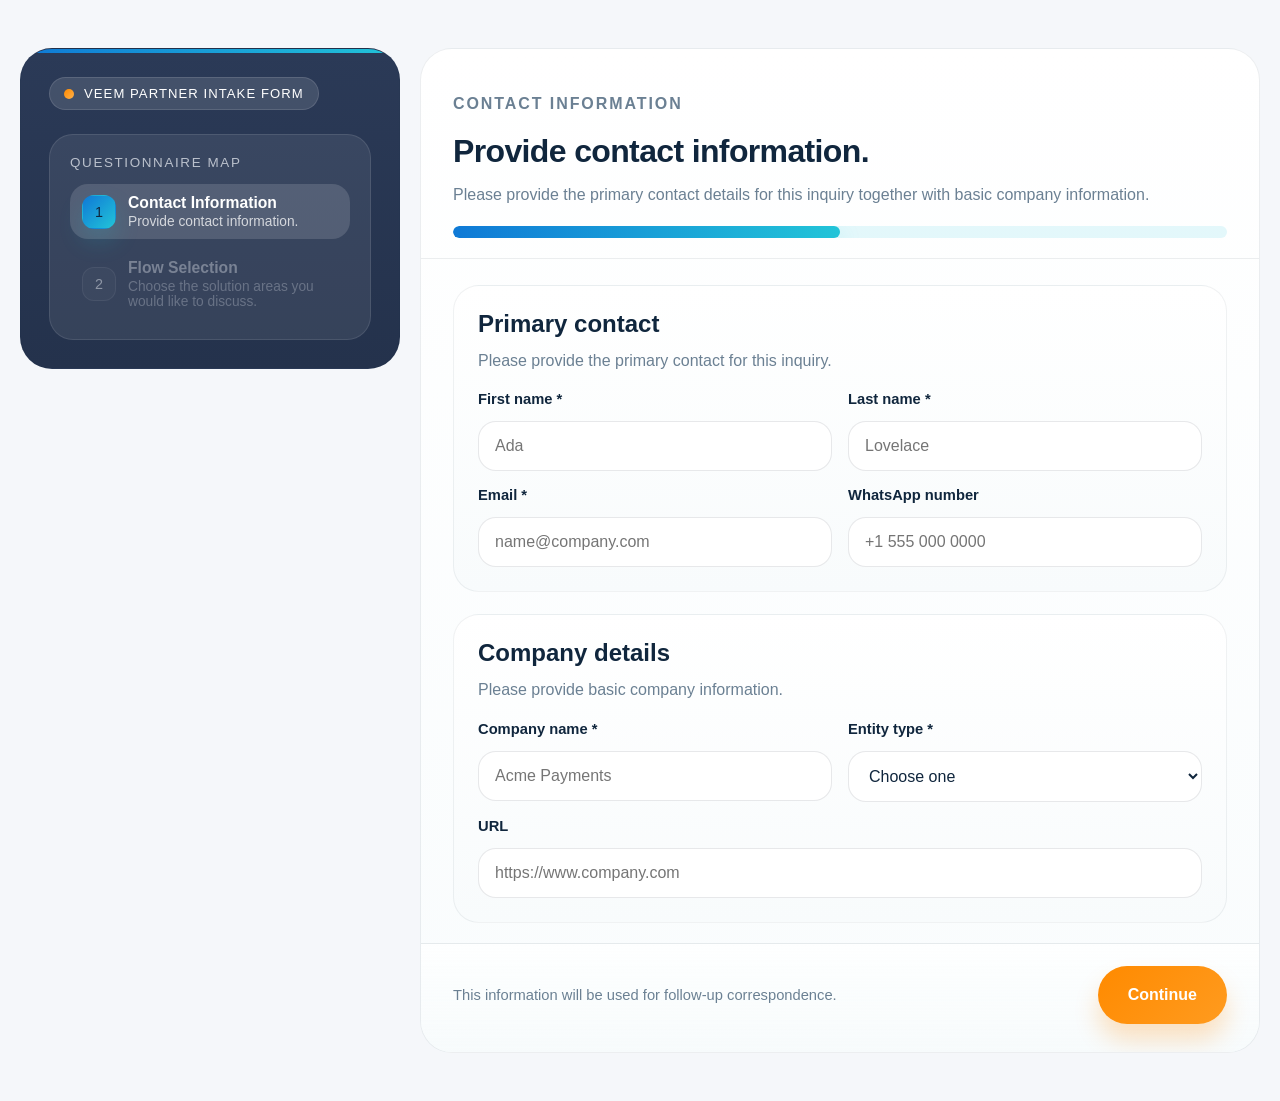
<file: docs/index.html>
<!doctype html>
<html lang="en">
  <head>
    <meta charset="UTF-8" />
    <meta name="viewport" content="width=device-width, initial-scale=1.0" />
    <title>Veem Partner Onboarding</title>
    <meta
      name="description"
      content="Interactive partner onboarding questionnaire with tailored Veem document downloads."
    />
    <link rel="stylesheet" href="./styles.css" />
  </head>
  <body>
    <div id="app"></div>
    <noscript>
      <main class="noscript-shell">
        <h1>Veem Partner Onboarding</h1>
        <p>This questionnaire needs JavaScript enabled to run.</p>
      </main>
    </noscript>
    <script src="./config.js"></script>
    <script type="module" src="./app.js"></script>
    <!-- HubSpot Tracking Code -->
    <script type="text/javascript" id="hs-script-loader" async defer src="//js.hs-scripts.com/23392895.js"></script>
  </body>
</html>
</file>
<file: docs/styles.css>
:root {
  --ink-strong: #10263d;
  --ink: #345067;
  --ink-soft: #6b8093;
  --mist: rgba(255, 255, 255, 0.98);
  --mist-strong: rgba(255, 255, 255, 1);
  --panel: rgba(248, 251, 252, 0.95);
  --panel-deep: rgba(255, 255, 255, 1);
  --teal-deep: #0f79d6;
  --teal: #22c4d8;
  --teal-soft: #dff7fb;
  --gold: #22c4d8;
  --coral: #ff8a00;
  --sand: #f7fbfc;
  --rose: #eef9f7;
  --ring: rgba(34, 196, 216, 0.18);
  --shadow-xl: none;
  --shadow-lg: none;
  --shadow-sm: none;
  --radius-xl: 32px;
  --radius-lg: 24px;
  --radius-md: 18px;
  --radius-sm: 14px;
  --body-font: "Avenir Next", "Helvetica Neue", "Trebuchet MS", sans-serif;
  --heading-font: "Avenir Next", "Helvetica Neue", "Trebuchet MS", sans-serif;
}

* {
  box-sizing: border-box;
}

html {
  scroll-behavior: smooth;
}

body {
  margin: 0;
  min-height: 100vh;
  color: var(--ink);
  font-family: var(--body-font);
  background:
    linear-gradient(180deg, #f5f7fa 0%, #f5f7fa 100%);
}

body::before,
body::after {
  content: none;
  position: fixed;
  inset: auto;
  border-radius: 999px;
  pointer-events: none;
  filter: blur(2px);
  opacity: 0.75;
  animation: drift 14s ease-in-out infinite;
}

body::before {
  width: 360px;
  height: 360px;
  top: -60px;
  right: -120px;
  background: radial-gradient(circle, rgba(34, 196, 216, 0.1), transparent 70%);
}

body::after {
  width: 420px;
  height: 420px;
  bottom: -120px;
  left: -80px;
  background: radial-gradient(circle, rgba(15, 121, 214, 0.08), transparent 72%);
  animation-delay: -7s;
}

a {
  color: inherit;
}

button,
input,
select,
textarea {
  font: inherit;
}

button {
  cursor: pointer;
}

.page-shell {
  position: relative;
  width: min(1320px, calc(100% - 40px));
  margin: 28px auto;
  padding: 20px 0;
}

.shell-frame {
  position: relative;
  display: grid;
  grid-template-columns: minmax(300px, 380px) minmax(0, 1fr);
  gap: 20px;
  align-items: start;
}

.sidebar,
.question-panel {
  position: relative;
  overflow: hidden;
  border: 1px solid rgba(16, 38, 61, 0.08);
  box-shadow: var(--shadow-xl);
}

.sidebar {
  position: sticky;
  top: 20px;
  align-self: start;
  padding: 28px;
  background: linear-gradient(180deg, #2b3a57 0%, #24324c 100%);
  color: #f7fbff;
}

.sidebar::before {
  content: "";
  position: absolute;
  inset: 0 auto auto 0;
  width: 100%;
  height: 4px;
  background: linear-gradient(90deg, #0f79d6, #22c4d8);
  pointer-events: none;
}

.question-panel {
  min-height: calc(100vh - 88px);
  background: linear-gradient(180deg, rgba(255, 255, 255, 1), rgba(249, 252, 253, 1));
  border-radius: var(--radius-xl);
}

.sidebar,
.question-panel {
  border-radius: var(--radius-xl);
}

.brand-lockup {
  position: relative;
  z-index: 1;
}

.brand-chip {
  display: inline-flex;
  align-items: center;
  gap: 10px;
  padding: 8px 14px;
  border-radius: 999px;
  background: rgba(255, 255, 255, 0.12);
  color: #ffffff;
  font-size: 0.82rem;
  letter-spacing: 0.08em;
  text-transform: uppercase;
  border: 1px solid rgba(255, 255, 255, 0.12);
}

.brand-chip__dot {
  width: 10px;
  height: 10px;
  border-radius: 999px;
  background: linear-gradient(135deg, #ff8a00, #ffb14a);
}

.sidebar h1 {
  margin: 18px 0 12px;
  color: #fbfbfb;
  font-family: var(--heading-font);
  font-size: clamp(2rem, 3vw, 3.2rem);
  line-height: 0.98;
}

.sidebar-copy {
  margin: 0;
  color: rgba(247, 250, 248, 0.82);
  font-size: 1.02rem;
  line-height: 1.6;
}

.spotlight-card,
.sidebar-metrics,
.step-map {
  position: relative;
  z-index: 1;
}

.spotlight-card {
  margin-top: 24px;
  padding: 18px 18px 16px;
  border-radius: 24px;
  background: rgba(255, 255, 255, 0.08);
  border: 1px solid rgba(255, 255, 255, 0.1);
}

.spotlight-card__label {
  display: block;
  margin-bottom: 6px;
  font-size: 0.76rem;
  letter-spacing: 0.12em;
  text-transform: uppercase;
  color: rgba(255, 255, 255, 0.68);
}

.spotlight-card__value {
  font-family: var(--heading-font);
  font-size: 2.6rem;
  color: #ffffff;
}

.spotlight-card__caption {
  margin: 8px 0 0;
  color: rgba(255, 255, 255, 0.78);
  line-height: 1.5;
}

.sidebar-metrics {
  display: grid;
  grid-template-columns: repeat(2, minmax(0, 1fr));
  gap: 14px;
  margin-top: 18px;
}

.metric-card {
  padding: 16px;
  border-radius: 20px;
  background: rgba(255, 255, 255, 0.08);
  border: 1px solid rgba(255, 255, 255, 0.1);
}

.metric-card strong {
  display: block;
  color: #ffffff;
  font-size: 1.55rem;
}

.metric-card span {
  display: block;
  margin-top: 8px;
  color: rgba(247, 250, 255, 0.76);
  font-size: 0.92rem;
  line-height: 1.35;
}

.step-map {
  display: inline-grid;
  width: fit-content;
  max-width: 100%;
  margin-top: 24px;
  padding: 20px;
  border-radius: 24px;
  background: rgba(255, 255, 255, 0.08);
  border: 1px solid rgba(255, 255, 255, 0.1);
}

.step-map__title {
  margin: 0 0 14px;
  font-size: 0.84rem;
  letter-spacing: 0.12em;
  text-transform: uppercase;
  color: rgba(247, 250, 255, 0.68);
}

.step-list {
  display: grid;
  gap: 10px;
  width: 100%;
}

.step-item {
  display: grid;
  grid-template-columns: 34px minmax(0, 1fr);
  gap: 12px;
  align-items: center;
  padding: 10px 12px;
  border-radius: 18px;
  color: rgba(247, 250, 255, 0.76);
  width: 100%;
  text-align: left;
  background: transparent;
  border: none;
}

.step-item.is-clickable {
  cursor: pointer;
  transition: background 0.15s ease, color 0.15s ease;
}

.step-item.is-clickable:hover {
  background: rgba(255, 255, 255, 0.1);
  color: #ffffff;
}

.step-item.is-clickable:active {
  background: rgba(255, 255, 255, 0.15);
}

.step-item:disabled,
.step-item.is-locked {
  cursor: not-allowed;
  opacity: 0.45;
}

.step-item__copy {
  min-width: 0;
}

.step-item__index {
  display: grid;
  place-items: center;
  width: 34px;
  height: 34px;
  border-radius: 12px;
  border: 1px solid rgba(255, 255, 255, 0.14);
  background: rgba(255, 255, 255, 0.06);
  font-size: 0.9rem;
  color: #f7fbff;
}

.step-item__copy strong {
  display: block;
  color: inherit;
  font-size: 0.98rem;
}

.step-item__copy span {
  display: block;
  margin-top: 2px;
  font-size: 0.86rem;
  opacity: 0.75;
}

.step-item.is-active {
  background: rgba(255, 255, 255, 0.14);
  color: #ffffff;
}

.step-item.is-active .step-item__index {
  background: linear-gradient(135deg, #0f79d6, #22c4d8);
  color: #10263d;
  border-color: transparent;
  box-shadow: 0 12px 24px rgba(34, 196, 216, 0.2);
}

.step-item.is-complete {
  color: rgba(247, 250, 255, 0.95);
}

.step-item.is-complete .step-item__index {
  background: rgba(34, 196, 216, 0.14);
  border-color: rgba(34, 196, 216, 0.2);
  color: #f7fbff;
}

.panel-inner {
  display: flex;
  flex-direction: column;
  min-height: calc(100vh - 88px);
}

.panel-header {
  padding: 28px 32px 20px;
  border-bottom: 1px solid rgba(20, 37, 50, 0.08);
}

.panel-header__eyebrow {
  margin: 0 0 10px;
  color: var(--teal-deep);
  font-size: 0.82rem;
  font-weight: 700;
  letter-spacing: 0.12em;
  text-transform: uppercase;
}

.panel-header h2 {
  margin: 0;
  color: var(--ink-strong);
  font-family: var(--heading-font);
  font-size: clamp(2rem, 2.4vw, 3rem);
  line-height: 1.05;
  letter-spacing: -0.02em;
}

.panel-header p {
  max-width: 760px;
  margin: 14px 0 18px;
  color: var(--ink-soft);
  font-size: 1rem;
  line-height: 1.6;
}

.progress-rail {
  overflow: hidden;
  width: 100%;
  height: 12px;
  border-radius: 999px;
  background: rgba(34, 196, 216, 0.12);
}

.progress-rail span {
  display: block;
  height: 100%;
  border-radius: inherit;
  background: linear-gradient(90deg, #0f79d6, #22c4d8);
  box-shadow: 0 10px 25px rgba(34, 196, 216, 0.22);
}

.step-body {
  flex: 1;
  padding: 26px 32px 20px;
}

.step-footer {
  display: flex;
  justify-content: space-between;
  align-items: center;
  gap: 16px;
  padding: 22px 32px 28px;
  border-top: 1px solid rgba(20, 37, 50, 0.08);
  background: linear-gradient(180deg, rgba(255, 255, 255, 0.84), rgba(247, 251, 252, 0.98));
}

.step-footer.is-actions-only {
  justify-content: flex-end;
}

.footer-copy {
  color: var(--ink-soft);
  font-size: 0.92rem;
}

.footer-actions {
  display: flex;
  gap: 12px;
}

.button,
.ghost-button,
.chip-link,
.pill-button,
.mini-button {
  display: inline-flex;
  align-items: center;
  justify-content: center;
  gap: 10px;
  line-height: 1.2;
  min-height: 58px;
  border: 0;
  border-radius: 999px;
  transition:
    transform 140ms ease,
    box-shadow 140ms ease,
    background-color 140ms ease,
    border-color 140ms ease;
}

.button:hover,
.ghost-button:hover,
.pill-button:hover,
.mini-button:hover,
.chip-link:hover {
  transform: translateY(-1px);
}

.button:disabled,
.ghost-button:disabled,
.pill-button:disabled,
.mini-button:disabled {
  cursor: not-allowed;
  opacity: 0.65;
  transform: none;
  box-shadow: none;
}

.button {
  padding: 18px 30px;
  background: linear-gradient(135deg, #ff8a00, #ff9b1f);
  color: #ffffff;
  font-weight: 800;
  box-shadow: 0 16px 24px rgba(255, 138, 0, 0.24);
}


.ghost-button {
  padding: 18px 30px;
  background: #ffffff;
  color: var(--ink-strong);
  border: 1px solid rgba(15, 36, 56, 0.08);
}

.section-stack {
  display: grid;
  gap: 22px;
}

.section-card {
  padding: 24px;
  border-radius: 26px;
  background: linear-gradient(180deg, rgba(255, 255, 255, 1), rgba(248, 251, 252, 1));
  border: 1px solid rgba(15, 36, 56, 0.06);
  box-shadow: var(--shadow-sm);
}

.review-summary-card {
  background:
    radial-gradient(circle at top right, rgba(34, 196, 216, 0.14), transparent 30%),
    linear-gradient(180deg, rgba(250, 253, 255, 1), rgba(240, 247, 252, 1));
  border: 1px solid rgba(34, 196, 216, 0.12);
  box-shadow: var(--shadow-lg);
}

.section-card h3 {
  margin: 0;
  color: var(--ink-strong);
  font-family: var(--heading-font);
  font-size: 1.5rem;
}

.section-card__intro {
  margin: 10px 0 0;
  color: var(--ink-soft);
  line-height: 1.6;
}

.field-grid {
  display: grid;
  grid-template-columns: repeat(12, minmax(0, 1fr));
  gap: 16px;
  margin-top: 18px;
}

.field {
  grid-column: span 12;
}

.field.is-half {
  grid-column: span 6;
}

.field.is-third {
  grid-column: span 4;
}

.field label,
.field legend {
  display: block;
  margin-bottom: 14px;
  color: var(--ink-strong);
  font-size: 0.92rem;
  font-weight: 700;
}

.field small {
  display: block;
  margin-top: 6px;
  color: var(--ink-soft);
  line-height: 1.45;
}

.text-input,
.select-input,
.textarea-input {
  width: 100%;
  padding: 15px 16px;
  border: 1px solid rgba(20, 37, 50, 0.1);
  border-radius: 18px;
  background: var(--mist-strong);
  color: var(--ink-strong);
  box-shadow: inset 0 0 0 1px transparent;
}

.text-input.is-invalid {
  border-color: #d0021b;
  box-shadow: inset 0 0 0 1px #d0021b;
}

.field-inline-error {
  display: block;
  margin-top: 5px;
  font-size: 12px;
  color: #d0021b;
}

.text-input:focus,
.select-input:focus,
.textarea-input:focus {
  outline: none;
  border-color: rgba(34, 196, 216, 0.3);
  box-shadow: 0 0 0 6px var(--ring);
}

.textarea-input {
  min-height: 138px;
  resize: vertical;
}

.segmented {
  display: flex;
  flex-wrap: wrap;
  gap: 10px;
  margin-top: 18px;
}

.segment {
  display: inline-flex;
  align-items: center;
  justify-content: center;
  min-width: 170px;
  padding: 14px 22px;
  line-height: 1.2;
  min-height: 52px;
  border-radius: 999px;
  border: 1px solid rgba(20, 37, 50, 0.1);
  background: rgba(255, 255, 255, 0.9);
  color: var(--ink);
  transition:
    transform 140ms ease,
    box-shadow 140ms ease,
    background-color 140ms ease,
    border-color 140ms ease;
}

.segment:hover,
.segment:focus-visible {
  transform: translateY(-1px);
  box-shadow: 0 10px 18px rgba(16, 38, 61, 0.06);
}

.segment.is-active {
  border-color: rgba(34, 196, 216, 0.22);
  background: linear-gradient(135deg, #dff4ff, #dff7fb);
  color: #0f4f77;
  box-shadow: 0 12px 20px rgba(34, 196, 216, 0.14);
  font-weight: 700;
}

.range-group {
  display: grid;
  gap: 18px;
  margin-top: 32px;
}

.range-card {
  padding: 0;
  border-radius: 0;
  background: transparent;
  border: 0;
  box-shadow: none;
}

.range-card__header {
  display: flex;
  justify-content: space-between;
  gap: 16px;
  align-items: baseline;
}

.range-card__header strong {
  color: var(--ink-strong);
}

.range-card__value {
  color: var(--teal-deep);
  font-size: 1.1rem;
  font-weight: 800;
}

.range-input {
  width: 100%;
  margin-top: 14px;
  accent-color: var(--teal-deep);
}

.range-card small {
  display: block;
  margin-top: 8px;
  color: var(--ink-soft);
  line-height: 1.45;
}

.option-grid {
  display: grid;
  grid-template-columns: repeat(2, minmax(0, 1fr));
  align-items: start;
  gap: 16px;
  margin-top: 18px;
}

.option-card {
  align-self: start;
  padding: 18px;
  border-radius: 24px;
  background: rgba(255, 255, 255, 0.96);
  border: 1px solid rgba(15, 36, 56, 0.07);
  box-shadow: var(--shadow-sm);
}

.option-card--button {
  display: flex;
  flex-direction: column;
  align-items: flex-start;
  position: relative;
  width: 100%;
  cursor: pointer;
  text-align: left;
  appearance: none;
  font: inherit;
  color: inherit;
  background: rgba(255, 255, 255, 1);
  transition: transform 180ms ease, box-shadow 180ms ease, border-color 180ms ease;
}

.option-card--button:hover {
  transform: translateY(-2px);
  box-shadow: 0 18px 26px rgba(20, 37, 50, 0.1);
}

.option-card--button:focus-visible {
  outline: none;
  border-color: rgba(19, 130, 138, 0.34);
  box-shadow: 0 0 0 6px var(--ring), 0 18px 26px rgba(13, 95, 103, 0.12);
}

.option-card.is-selected {
  border-color: rgba(34, 196, 216, 0.3);
  background: linear-gradient(180deg, rgba(223, 247, 251, 1), rgba(255, 255, 255, 1));
  box-shadow: 0 20px 28px rgba(34, 196, 216, 0.12);
}

.option-card--button.is-selected::after {
  content: "Selected";
  position: absolute;
  top: 16px;
  right: 16px;
  display: inline-flex;
  align-items: center;
  justify-content: center;
  padding: 6px 10px;
  border-radius: 999px;
  background: rgba(34, 196, 216, 0.12);
  color: var(--teal-deep);
  font-size: 0.78rem;
  font-weight: 800;
  letter-spacing: 0.02em;
}

.option-card__title,
.option-card h4 {
  display: block;
  margin: 0;
  color: var(--ink-strong);
  font-size: 1.1rem;
  font-weight: 800;
}

.option-card.is-selected .option-card__title {
  color: var(--teal-deep);
}

.option-card__description,
.option-card p {
  display: block;
  margin: 8px 0 0;
  color: var(--ink-soft);
  line-height: 1.55;
}

.toggle-pair {
  display: flex;
  flex-wrap: wrap;
  gap: 10px;
  margin-top: 18px;
}

.pill-button {
  padding: 16px 24px;
  background: rgba(241, 250, 250, 0.95);
  color: var(--ink);
  border: 1px solid rgba(20, 37, 50, 0.08);
}

.pill-button.is-active {
  background: linear-gradient(135deg, #0f79d6, #22c4d8);
  color: #08363f;
  border-color: transparent;
  font-weight: 700;
}

.subcard {
  margin-top: 14px;
  padding: 16px;
  border-radius: 18px;
  background: linear-gradient(180deg, rgba(223, 247, 251, 0.75), rgba(255, 255, 255, 0.82));
  border: 1px solid rgba(34, 196, 216, 0.12);
}

.subcard .field + .range-card {
  margin-top: 24px;
}

.chip-cloud {
  display: flex;
  flex-wrap: wrap;
  gap: 10px;
  margin-top: 18px;
}

.chip-link,
.selection-chip {
  display: inline-flex;
  align-items: center;
  justify-content: center;
  gap: 8px;
  padding: 14px 22px;
  line-height: 1.2;
  min-height: 52px;
  border-radius: 999px;
  border: 1px solid rgba(20, 37, 50, 0.1);
  background: rgba(255, 255, 255, 0.9);
  color: var(--ink);
  text-decoration: none;
}

.chip-link.is-active,
.selection-chip.is-active {
  border-color: rgba(34, 196, 216, 0.22);
  background: linear-gradient(135deg, #dff4ff, #dff7fb);
  color: #0f4f77;
  font-weight: 700;
}

.selection-chip.is-soft {
  background: rgba(34, 196, 216, 0.08);
}

.search-select {
  display: grid;
  gap: 12px;
  margin-top: 18px;
}

.field > .search-select {
  margin-top: 8px;
}

.search-select__header {
  display: flex;
  justify-content: space-between;
  align-items: flex-start;
  gap: 16px;
}

.search-select__header strong {
  display: block;
  color: var(--ink-strong);
  font-size: 1.05rem;
}

.search-select__header p {
  margin: 6px 0 0;
  color: var(--ink-soft);
  line-height: 1.55;
}

.search-select__input-wrap {
  position: relative;
}

.search-select__input {
  padding-right: 18px;
}

.search-select__suggestions {
  position: absolute;
  top: calc(100% + 8px);
  left: 0;
  right: 0;
  z-index: 10;
  display: grid;
  gap: 6px;
  max-height: 260px;
  padding: 10px;
  overflow: auto;
  border-radius: 22px;
  background: rgba(255, 255, 255, 0.98);
  border: 1px solid rgba(20, 37, 50, 0.08);
  box-shadow: 0 24px 40px rgba(20, 37, 50, 0.12);
}

.search-select__suggestion {
  display: flex;
  align-items: center;
  justify-content: space-between;
  gap: 12px;
  width: 100%;
  padding: 14px 18px;
  line-height: 1.2;
  border-radius: 16px;
  border: 1px solid rgba(20, 37, 50, 0.06);
  background: rgba(245, 250, 251, 0.78);
  color: var(--ink);
  text-align: left;
  transition: background 160ms ease, border-color 160ms ease, transform 160ms ease;
}

.search-select__suggestion:hover,
.search-select__suggestion:focus-visible {
  border-color: rgba(34, 196, 216, 0.2);
  background: rgba(223, 247, 251, 0.72);
  transform: translateY(-1px);
}

.search-select__suggestion-meta {
  display: inline-flex;
  align-items: center;
  justify-content: center;
  min-width: 38px;
  padding: 6px 9px;
  border-radius: 999px;
  background: rgba(20, 37, 50, 0.08);
  color: var(--ink-strong);
  font-size: 0.78rem;
  letter-spacing: 0.04em;
}

.search-select__empty,
.search-select__placeholder {
  color: var(--ink-soft);
  line-height: 1.55;
}

.search-select__empty {
  padding: 10px 6px 4px;
}

.search-select__tags {
  display: flex;
  flex-wrap: wrap;
  gap: 10px;
}

.search-tag {
  display: inline-flex;
  align-items: center;
  gap: 10px;
  padding: 14px 22px;
  line-height: 1.2;
  min-height: 52px;
  border-radius: 999px;
  border: 1px solid rgba(34, 196, 216, 0.2);
  background: linear-gradient(135deg, #dff4ff, #dff7fb);
  color: #0f4f77;
  font-weight: 700;
}

.search-tag:hover,
.search-tag:focus-visible {
  box-shadow: 0 12px 20px rgba(34, 196, 216, 0.14);
}

.search-tag__remove {
  display: inline-flex;
  align-items: center;
  justify-content: center;
  width: 20px;
  height: 20px;
  border-radius: 999px;
  background: rgba(34, 196, 216, 0.16);
  font-size: 0.78rem;
  line-height: 1;
}

.alert {
  margin-bottom: 18px;
  padding: 14px 16px;
  border-radius: 18px;
  background: linear-gradient(135deg, rgba(15, 121, 214, 0.08), rgba(34, 196, 216, 0.12));
  border: 1px solid rgba(34, 196, 216, 0.16);
  color: var(--ink-strong);
}

.alert strong {
  display: block;
  margin-bottom: 4px;
}

.summary-grid,
.document-grid {
  display: grid;
  grid-template-columns: repeat(3, minmax(0, 1fr));
  gap: 16px;
  margin-top: 18px;
}

.summary-card,
.document-card {
  padding: 18px;
  border-radius: 22px;
  background: rgba(255, 255, 255, 0.84);
  border: 1px solid rgba(20, 37, 50, 0.08);
  box-shadow: var(--shadow-sm);
}

.summary-card {
  position: relative;
  overflow: hidden;
  padding-top: 22px;
  background:
    linear-gradient(180deg, rgba(255, 255, 255, 1), rgba(246, 250, 252, 1));
}

.summary-card::before {
  content: "";
  position: absolute;
  inset: 0 0 auto 0;
  height: 4px;
  background: linear-gradient(90deg, #0f79d6, #22c4d8);
}

.summary-card strong,
.document-card strong {
  display: block;
  color: var(--ink-strong);
  font-size: 1.05rem;
}

.summary-card span,
.document-card span {
  display: block;
  margin-top: 8px;
  color: var(--ink-soft);
  line-height: 1.5;
}

.document-card__badge {
  display: inline-flex;
  margin-bottom: 10px;
  padding: 7px 11px;
  border-radius: 999px;
  background: linear-gradient(135deg, rgba(15, 121, 214, 0.1), rgba(34, 196, 216, 0.16));
  color: var(--teal-deep);
  font-size: 0.8rem;
  font-weight: 700;
  border: 1px solid rgba(34, 196, 216, 0.16);
}

.thank-you {
  display: grid;
  gap: 20px;
}

.thank-you__hero {
  padding: 28px;
  border-radius: 28px;
  background:
    radial-gradient(circle at top right, rgba(34, 196, 216, 0.16), transparent 34%),
    linear-gradient(180deg, rgba(255, 255, 255, 1), rgba(247, 251, 253, 1));
  color: var(--ink-strong);
  box-shadow: var(--shadow-lg);
  border: 1px solid rgba(16, 38, 61, 0.08);
}

.thank-you__hero h3 {
  margin: 12px 0 10px;
  font-family: var(--heading-font);
  font-size: clamp(2rem, 3vw, 3rem);
  line-height: 0.98;
}

.thank-you__hero p {
  max-width: 700px;
  margin: 0;
  color: var(--ink-soft);
  line-height: 1.65;
}

.thank-you__actions {
  display: flex;
  flex-wrap: wrap;
  gap: 12px;
  margin-top: 18px;
}

.mini-button {
  padding: 16px 24px;
  background: rgba(16, 38, 61, 0.04);
  border: 1px solid rgba(16, 38, 61, 0.12);
  color: var(--ink);
}

.mini-button:hover,
.mini-button:focus-visible {
  background: rgba(15, 121, 214, 0.08);
  border-color: rgba(15, 121, 214, 0.22);
  color: var(--ink-strong);
}

.document-card__actions {
  display: flex;
  margin-top: 16px;
}

.document-card .ghost-button {
  padding: 16px 24px;
}

.document-card__button {
  min-width: 168px;
  padding: 16px 26px;
  background: linear-gradient(135deg, rgba(15, 121, 214, 0.12), rgba(34, 196, 216, 0.18));
  border: 1px solid rgba(34, 196, 216, 0.18);
  color: var(--ink-strong);
  font-weight: 700;
  box-shadow: 0 10px 20px rgba(16, 38, 61, 0.06);
}

.document-card__button:hover,
.document-card__button:focus-visible {
  background: linear-gradient(135deg, #0f79d6, #22c4d8);
  border-color: transparent;
  color: #ffffff;
  box-shadow: 0 16px 28px rgba(34, 196, 216, 0.18);
}

.completion-note {
  margin-top: 12px;
  color: var(--ink-soft);
  font-size: 0.92rem;
}

.inline-stat {
  display: inline-flex;
  align-items: center;
  gap: 10px;
  margin-right: 16px;
  margin-top: 14px;
  padding: 10px 14px;
  border-radius: 999px;
  background: linear-gradient(135deg, rgba(15, 121, 214, 0.08), rgba(34, 196, 216, 0.12));
  color: var(--ink);
  border: 1px solid rgba(34, 196, 216, 0.14);
}

.inline-stat strong {
  font-size: 1rem;
  color: var(--ink-strong);
}

.noscript-shell {
  width: min(600px, calc(100% - 32px));
  margin: 64px auto;
  padding: 32px;
  border-radius: 24px;
  background: rgba(255, 255, 255, 0.92);
  box-shadow: var(--shadow-lg);
}

@keyframes rise {
  from {
    opacity: 0;
    transform: translateY(10px);
  }

  to {
    opacity: 1;
    transform: translateY(0);
  }
}

@keyframes drift {
  0%,
  100% {
    transform: translate3d(0, 0, 0);
  }

  50% {
    transform: translate3d(0, -16px, 0);
  }
}

@media (max-width: 1180px) {
  .shell-frame {
    grid-template-columns: 1fr;
  }

  .sidebar {
    position: relative;
    top: auto;
  }

  .sidebar,
  .question-panel {
    min-height: auto;
  }

  .sidebar-metrics,
  .summary-grid,
  .document-grid {
    grid-template-columns: repeat(2, minmax(0, 1fr));
  }
}

@media (max-width: 820px) {
  .page-shell {
    width: min(100%, calc(100% - 18px));
    margin: 10px auto;
    padding: 0;
  }

  .sidebar,
  .question-panel {
    border-radius: 24px;
  }

  .sidebar,
  .panel-header,
  .step-body,
  .step-footer {
    padding-left: 18px;
    padding-right: 18px;
  }

  .field.is-half,
  .field.is-third,
  .option-grid,
  .summary-grid,
  .document-grid,
  .sidebar-metrics {
    grid-template-columns: 1fr;
  }

  .field.is-half,
  .field.is-third {
    grid-column: span 12;
  }

  .step-footer {
    flex-direction: column;
    align-items: stretch;
  }

  .footer-actions {
    width: 100%;
    justify-content: stretch;
  }

  .footer-actions .button,
  .footer-actions .ghost-button {
    flex: 1;
  }

  .search-select__header {
    flex-direction: column;
    align-items: flex-start;
  }
}
</file>
